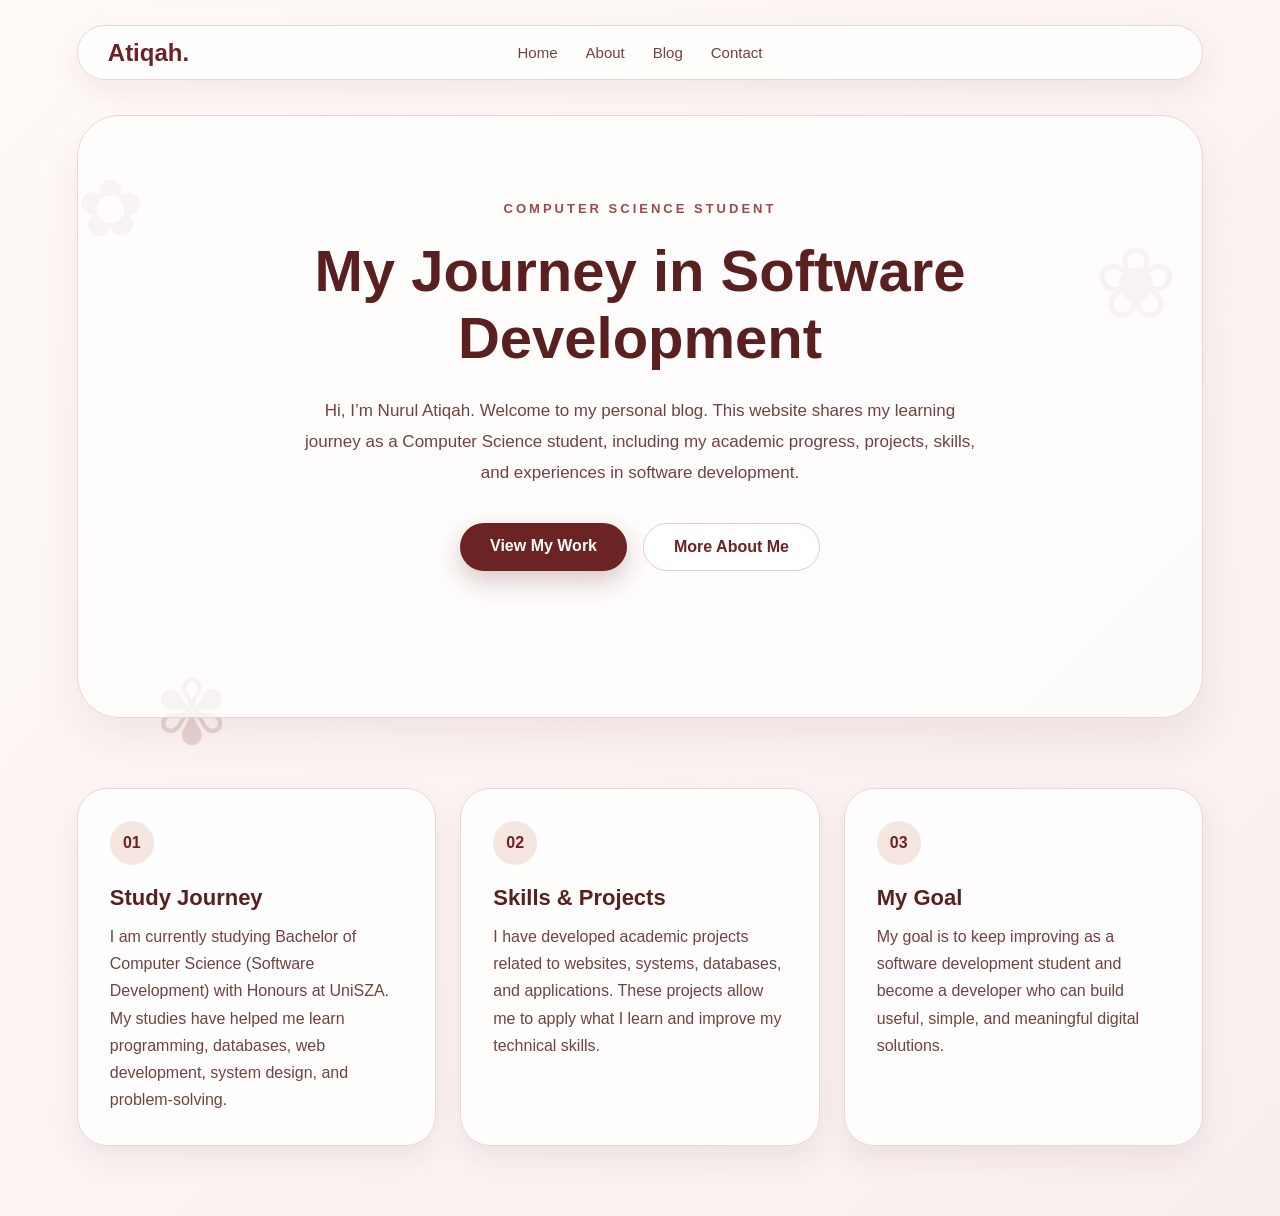
<file: index.html>
<!DOCTYPE html>
<html lang="en">
<head>
  <meta charset="UTF-8">
  <meta name="viewport" content="width=device-width, initial-scale=1.0">

  <title>Atiqah | Personal Blog</title>

  <link rel="stylesheet" href="css/style.css">
</head>

<body>

  <!-- FLOWER BACKGROUND -->

  <div class="flower flower-one">✿</div>
  <div class="flower flower-two">❀</div>
  <div class="flower flower-three">✾</div>

  <!-- NAVBAR -->

  <header class="navbar">

    <div class="logo">
      Atiqah.
    </div>

    <nav class="center-nav">

      <a href="index.html">Home</a>
      <a href="about.html">About</a>
      <a href="blog.html">Blog</a>
      <a href="contact.html">Contact</a>

    </nav>

  </header>
 
<!-- HERO SECTION -->

<section class="hero">

  <p class="subtitle">
    COMPUTER SCIENCE STUDENT
  </p>

  <h1>
    My Journey in Software Development
  </h1>

  <p class="description">

    Hi, I’m Nurul Atiqah. Welcome to my personal blog. This website shares my
    learning journey as a Computer Science student, including my academic progress,
    projects, skills, and experiences in software development.

  </p>

  <div class="buttons">

    <a href="blog.html" class="btn primary">
      View My Work
    </a>

    <a href="about.html" class="btn secondary">
      More About Me
    </a>

  </div>

</section>

<!-- CARDS -->

<section class="cards-section reveal">

  <div class="card">

    <span>01</span>

    <h3>Study Journey</h3>

    <p>
      I am currently studying Bachelor of Computer Science (Software Development)
      with Honours at UniSZA. My studies have helped me learn programming,
      databases, web development, system design, and problem-solving.
    </p>

  </div>

  <div class="card">

    <span>02</span>

    <h3>Skills & Projects</h3>

    <p>
      I have developed academic projects related to websites, systems, databases,
      and applications. These projects allow me to apply what I learn and improve
      my technical skills.
    </p>

  </div>

  <div class="card">

    <span>03</span>

    <h3>My Goal</h3>

    <p>
      My goal is to keep improving as a software development student and become
      a developer who can build useful, simple, and meaningful digital solutions.
    </p>

  </div>

</section>

  <script src="js/script.js"></script>

</body>
</html>
</file>
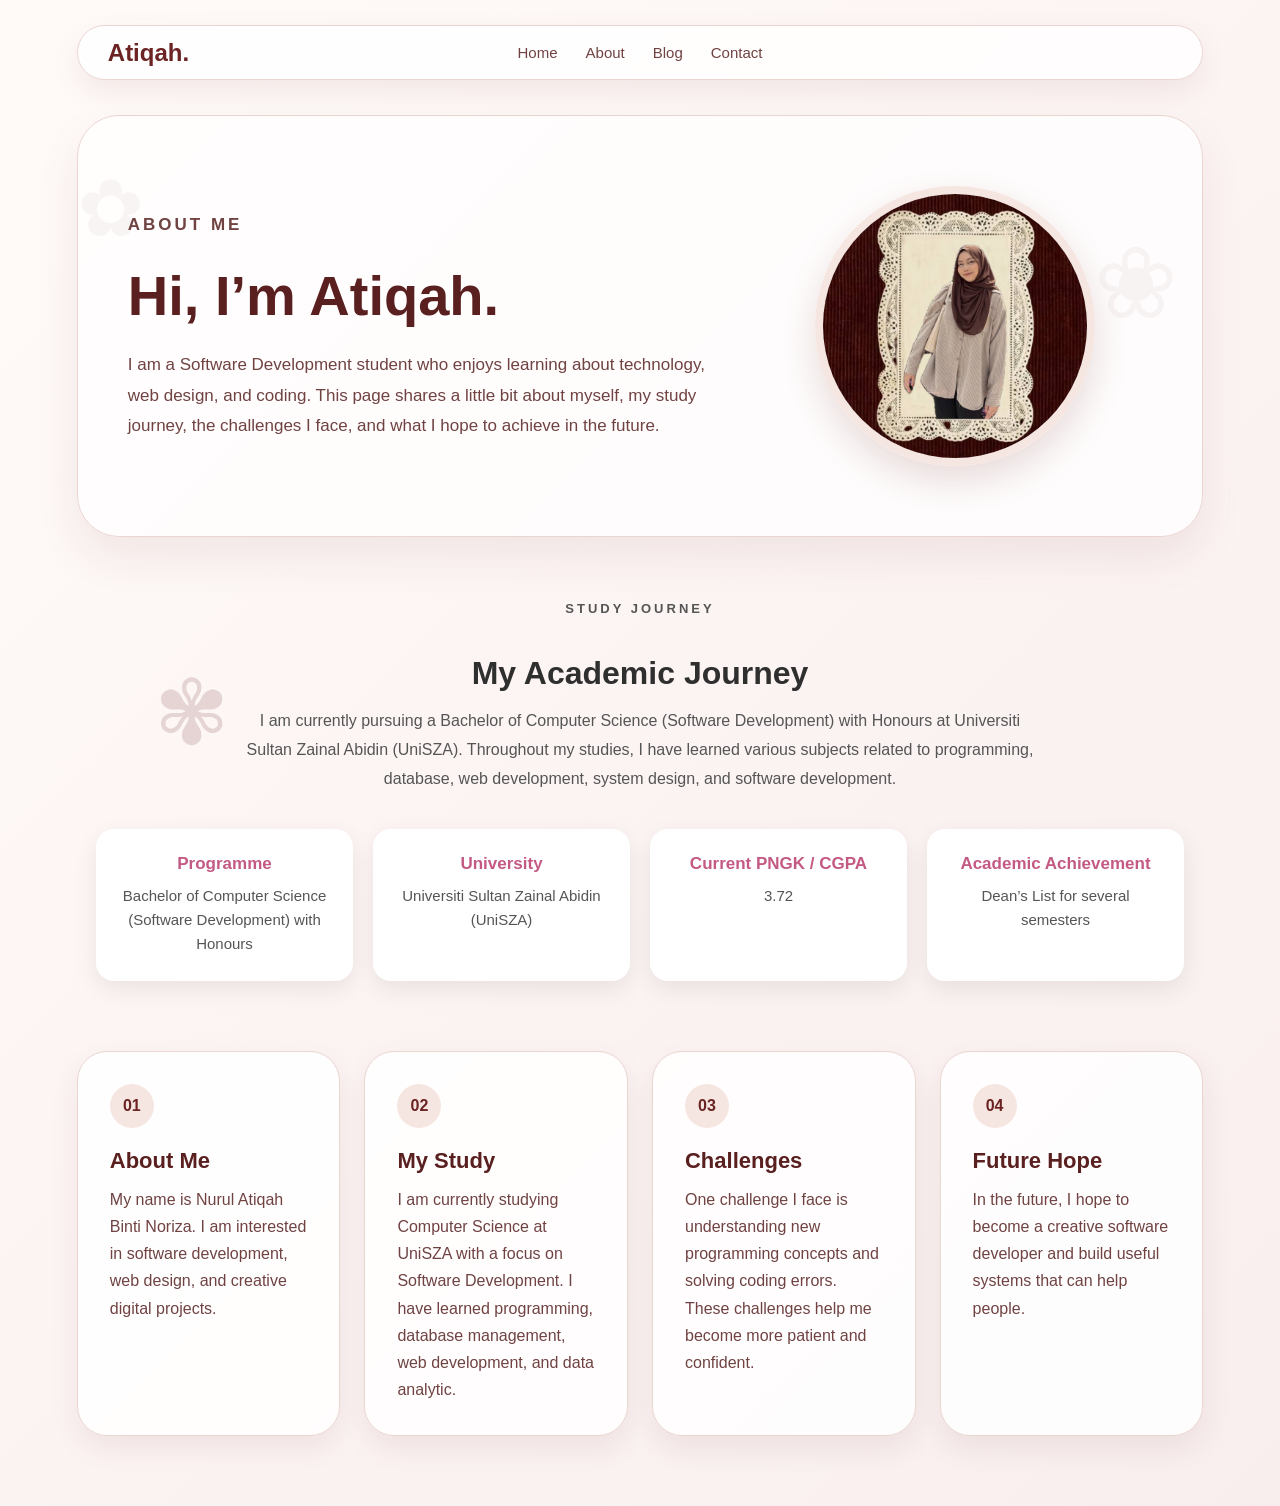
<file: about.html>
<!DOCTYPE html>
<html lang="en">
<head>
  <meta charset="UTF-8">
  <meta name="viewport" content="width=device-width, initial-scale=1.0">
  <title>About | Atiqah Personal Blog</title>

  <link rel="stylesheet" href="css/style.css">
</head>

<body>

  <!-- Flower decorations -->
  <div class="flower flower-one">✿</div>
  <div class="flower flower-two">❀</div>
  <div class="flower flower-three">✾</div>

  <!-- Navbar -->
  <header class="navbar">
    <div class="logo">Atiqah.</div>

    <nav>
      <a href="index.html">Home</a>
      <a href="about.html">About</a>
      <a href="blog.html">Blog</a>
      <a href="contact.html">Contact</a>
    </nav>
  </header>

  <!-- About Hero Section -->
  <section class="about-hero">
    <div class="about-text">
      <p class="subtitle">ABOUT ME</p>

      <h1>Hi, I’m Atiqah.</h1>

      <p>
        I am a Software Development student who enjoys learning about technology,
        web design, and coding. This page shares a little bit about myself, my study journey,
        the challenges I face, and what I hope to achieve in the future.
      </p>
    </div>

    <div class="about-image">
      <img src="images/ME.jpg" alt="Atiqah Profile Picture">
    </div>
  </section>

  <!-- Study Journey Section -->
  <section class="study-journey reveal">
    <p class="subtitle">STUDY JOURNEY</p>

    <h2>My Academic Journey</h2>

    <p>
      I am currently pursuing a Bachelor of Computer Science (Software Development) 
      with Honours at Universiti Sultan Zainal Abidin (UniSZA). Throughout my studies, 
      I have learned various subjects related to programming, database, web development, 
      system design, and software development.
    </p>

    <div class="journey-box">
      <div>
        <h3>Programme</h3>
        <p>Bachelor of Computer Science (Software Development) with Honours</p>
      </div>

      <div>
        <h3>University</h3>
        <p>Universiti Sultan Zainal Abidin (UniSZA)</p>
      </div>

      <div>
        <h3>Current PNGK / CGPA</h3>
        <p>3.72</p>
      </div>

      <div>
        <h3>Academic Achievement</h3>
        <p>Dean’s List for several semesters</p>
      </div>
    </div>
  </section>

  <!-- Cards Section -->
  <section class="cards-section reveal">

    <div class="card">
      <span>01</span>
      <h3>About Me</h3>
      <p>
        My name is Nurul Atiqah Binti Noriza. I am interested in software development,
        web design, and creative digital projects.
      </p>
    </div>

    <div class="card">
      <span>02</span>
      <h3>My Study</h3>
      <p>
        I am currently studying Computer Science at UniSZA with a focus on Software Development.
        I have learned programming, database management, web development, and data analytic.
      </p>
    </div>

    <div class="card">
      <span>03</span>
      <h3>Challenges</h3>
      <p>
        One challenge I face is understanding new programming concepts and solving coding errors.
        These challenges help me become more patient and confident.
      </p>
    </div>

    <div class="card">
      <span>04</span>
      <h3>Future Hope</h3>
      <p>
        In the future, I hope to become a creative software developer and build useful systems
        that can help people.
      </p>
    </div>

  </section>

  <script src="js/script.js"></script>
</body>
</html>
</file>
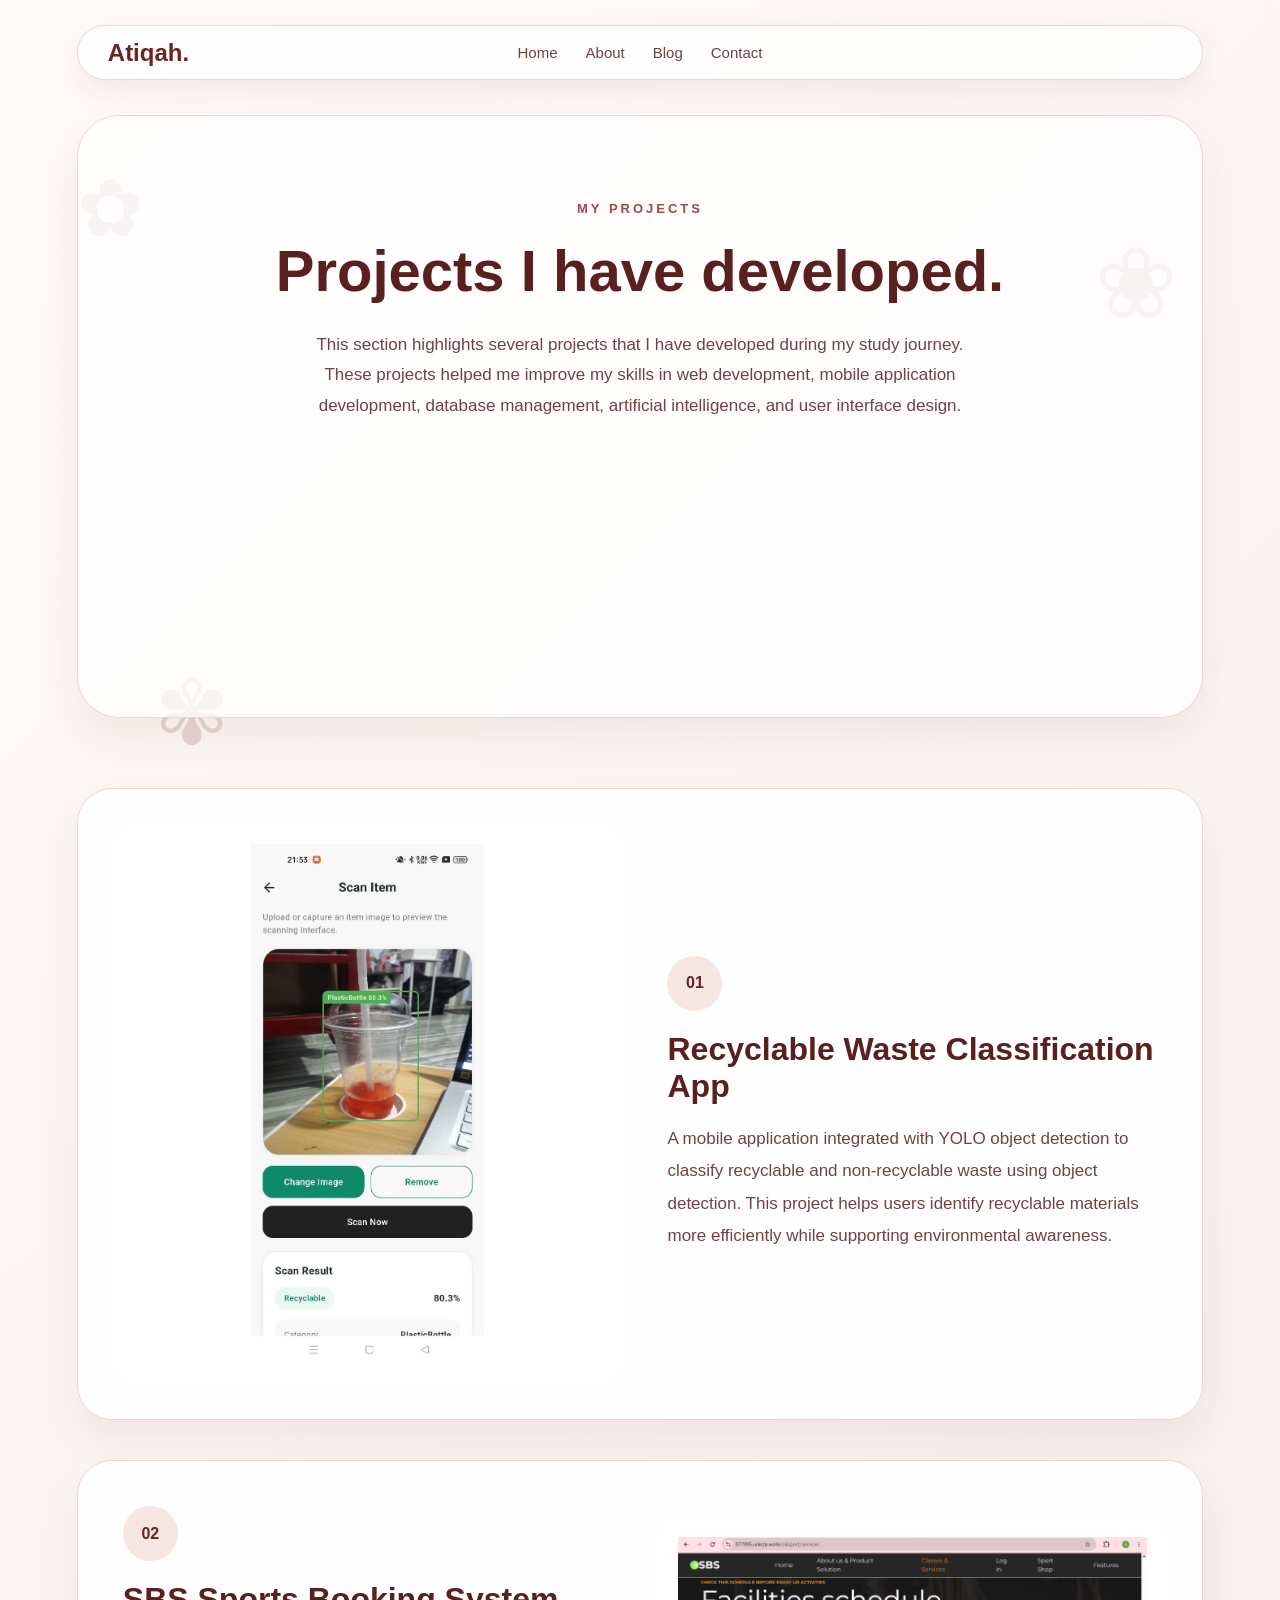
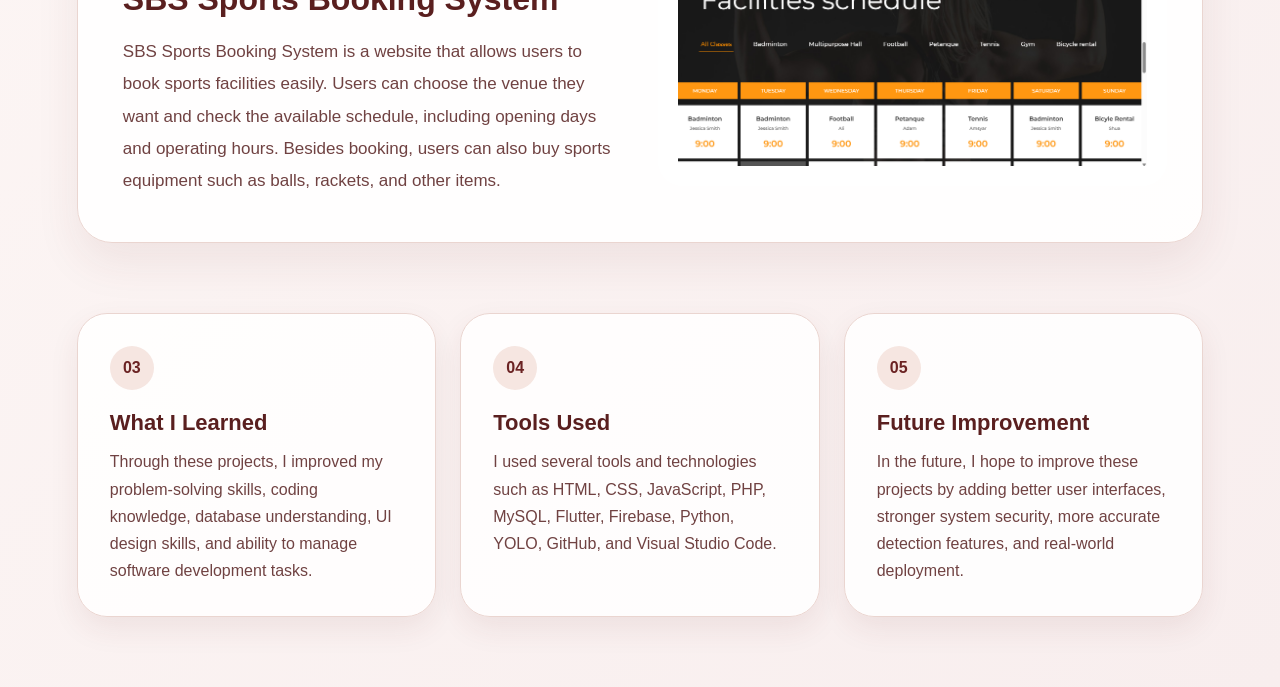
<file: blog.html>
<!DOCTYPE html>
<html lang="en">
<head>
  <meta charset="UTF-8">
  <meta name="viewport" content="width=device-width, initial-scale=1.0">
  <title>Blog | Atiqah Personal Blog</title>

  <link rel="stylesheet" href="css/style.css">
</head>

<body>

  <div class="flower flower-one">✿</div>
  <div class="flower flower-two">❀</div>
  <div class="flower flower-three">✾</div>

  <header class="navbar">
    <div class="logo">Atiqah.</div>

    <nav>
      <a href="index.html">Home</a>
      <a href="about.html">About</a>
      <a href="blog.html">Blog</a>
      <a href="contact.html">Contact</a>
    </nav>
  </header>

  <section class="hero">
    <p class="subtitle">MY PROJECTS</p>

    <h1>Projects I have developed.</h1>

    <p class="description">
      This section highlights several projects that I have developed during my study journey.
      These projects helped me improve my skills in web development, mobile application
      development, database management, artificial intelligence, and user interface design.
    </p>
  </section>

  <section class="project-section reveal">

    <div class="project-card">
      <div class="project-image">
        <img src="images/Recycle.jpg" alt="Recyclable Waste Classification App Interface">
      </div>

      <div class="project-content">
        <span>01</span>

        <h3>Recyclable Waste Classification App</h3>

        <p>
          A mobile application integrated with YOLO object detection to classify recyclable
          and non-recyclable waste using object detection. This project helps users identify
          recyclable materials more efficiently while supporting environmental awareness.
        </p>
      </div>
    </div>

    <div class="project-card">
      <div class="project-image">
        <img src="images/SBS.png" alt="SBS Sports Booking System Interface">
      </div>

      <div class="project-content">
        <span>02</span>

        <h3>SBS Sports Booking System</h3>

        <p>
          SBS Sports Booking System is a website that allows users to book sports facilities easily.
          Users can choose the venue they want and check the available schedule, including opening days
          and operating hours. Besides booking, users can also buy sports equipment such as balls,
          rackets, and other items.
        </p>
      </div>
    </div>

  </section>

  <section class="cards-section reveal">

    <div class="card">
      <span>03</span>
      <h3>What I Learned</h3>
      <p>
        Through these projects, I improved my problem-solving skills, coding knowledge,
        database understanding, UI design skills, and ability to manage software development tasks.
      </p>
    </div>

    <div class="card">
      <span>04</span>
      <h3>Tools Used</h3>
      <p>
        I used several tools and technologies such as HTML, CSS, JavaScript, PHP, MySQL,
        Flutter, Firebase, Python, YOLO, GitHub, and Visual Studio Code.
      </p>
    </div>

    <div class="card">
      <span>05</span>
      <h3>Future Improvement</h3>
      <p>
        In the future, I hope to improve these projects by adding better user interfaces,
        stronger system security, more accurate detection features, and real-world deployment.
      </p>
    </div>

  </section>
  

  <script src="js/script.js"></script>
</body>
</html>
</file>
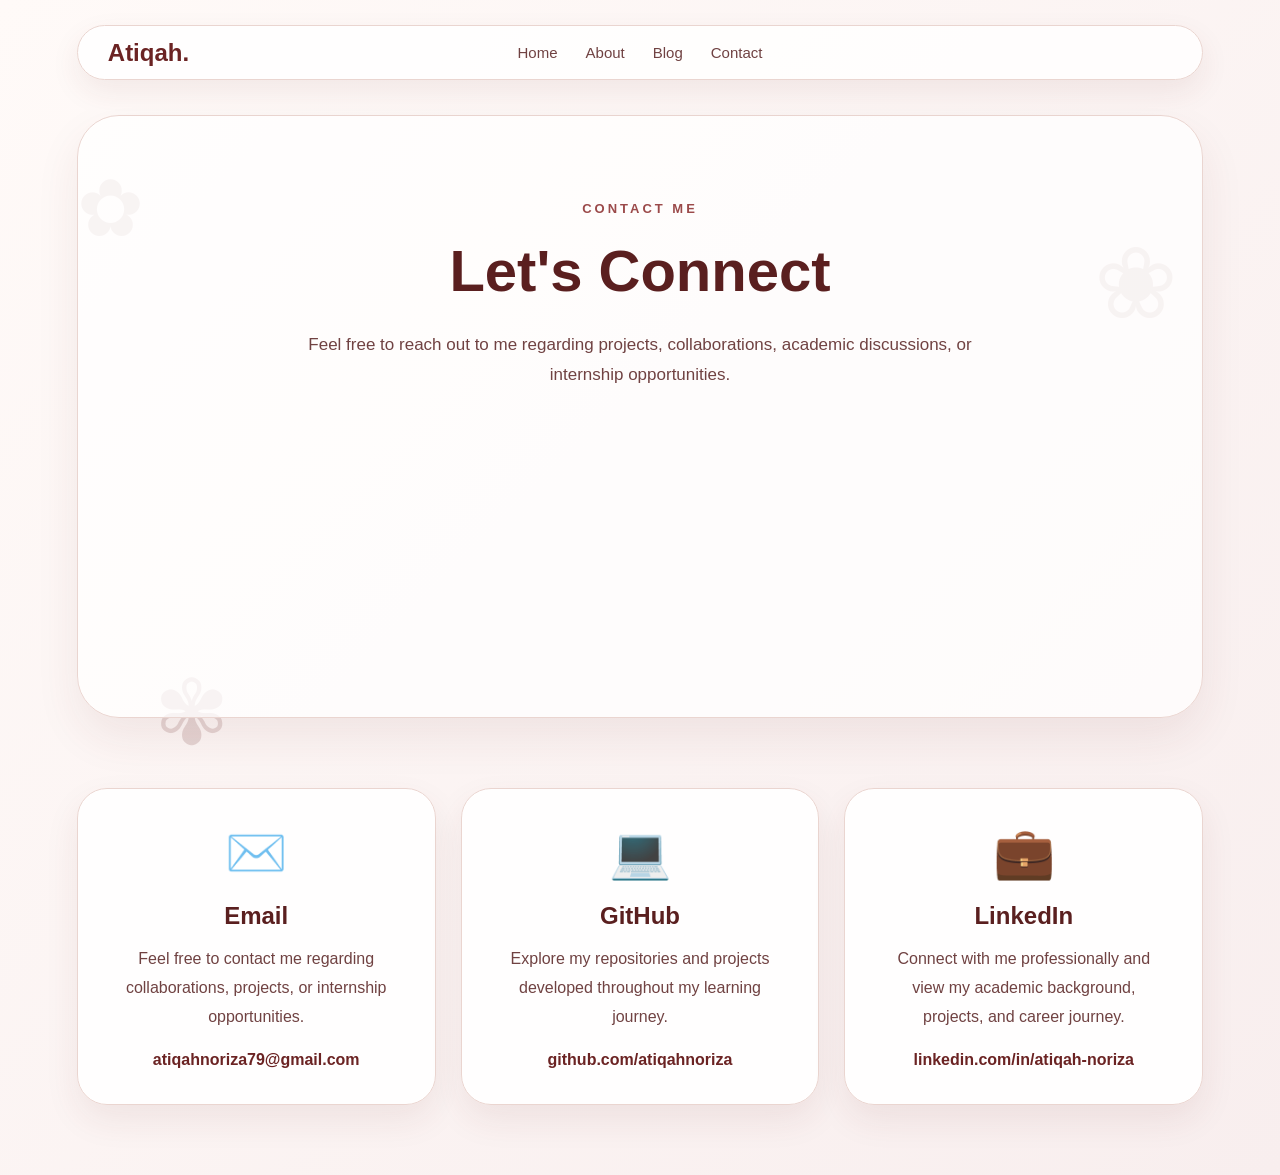
<file: contact.html>
<!DOCTYPE html>
<html lang="en">
<head>
  <meta charset="UTF-8">
  <meta name="viewport" content="width=device-width, initial-scale=1.0">
  <title>Contact | Atiqah Personal Blog</title>

  <link rel="stylesheet" href="css/style.css">
</head>

<body>

  <div class="flower flower-one">✿</div>
  <div class="flower flower-two">❀</div>
  <div class="flower flower-three">✾</div>

  <header class="navbar">

    <div class="logo">Atiqah.</div>

    <nav>
      <a href="index.html">Home</a>
      <a href="about.html">About</a>
      <a href="blog.html">Blog</a>
      <a href="contact.html">Contact</a>
    </nav>

  </header>

  <section class="hero">

    <p class="subtitle">CONTACT ME</p>

    <h1>Let's Connect</h1>

    <p class="description">
      Feel free to reach out to me regarding projects,
      collaborations, academic discussions, or internship opportunities.
    </p>

  </section>

  <section class="contact-section reveal">

    <div class="contact-card">

      <div class="contact-icon">✉️</div>

      <h3>Email</h3>

      <p>
        Feel free to contact me regarding collaborations,
        projects, or internship opportunities.
      </p>

      <a href="mailto:atiqahnoriza79@gmail.com">
        atiqahnoriza79@gmail.com
      </a>

    </div>

    <div class="contact-card">

      <div class="contact-icon">💻</div>

      <h3>GitHub</h3>

      <p>
        Explore my repositories and projects developed
        throughout my learning journey.
      </p>

      <a href="https://github.com/atiqahnoriza" target="_blank">
        github.com/atiqahnoriza
      </a>

    </div>

   <div class="contact-card">

  <div class="contact-icon">💼</div>

  <h3>LinkedIn</h3>

  <p>
    Connect with me professionally and view my academic background,
    projects, and career journey.
  </p>

  <a href="https://www.linkedin.com/in/atiqah-noriza" target="_blank">
    linkedin.com/in/atiqah-noriza
  </a>

</div>

  </section>

  <script src="js/script.js"></script>

</body>
</html>
</file>
<file: css/style.css>
*{
  margin:0;
  padding:0;
  box-sizing:border-box;
  font-family:"Segoe UI", Arial, sans-serif;
}

html{
  scroll-behavior:smooth;
}

body{
  min-height:100vh;
  background:linear-gradient(135deg, #fffaf8, #f8eeee);
  color:#3b2525;
  overflow-x:hidden;
  position:relative;
}

/* FLOWER BACKGROUND */

.flower{
  position:fixed;
  color:rgba(107,35,35,0.16);
  font-size:80px;
  z-index:-1;
  animation:flowerMove 7s ease-in-out infinite;
}

.flower-one{
  top:18%;
  left:6%;
}

.flower-two{
  top:25%;
  right:8%;
  font-size:100px;
  animation-delay:1s;
}

.flower-three{
  bottom:15%;
  left:12%;
  font-size:90px;
  animation-delay:2s;
}

/* NAVBAR */

.navbar{
  width:88%;
  margin:25px auto;
  padding:18px 28px;
  background:rgba(255,255,255,0.82);
  border:1px solid #ead5d0;
  border-radius:50px;
  display:flex;
  align-items:center;
  justify-content:center;
  position:relative;
  box-shadow:0 12px 30px rgba(107,35,35,0.08);
  animation:slideDown 0.9s ease;
}

.logo{
  position:absolute;
  left:30px;
  font-size:24px;
  font-weight:700;
  color:#6b2323;
}

.navbar nav{
  display:flex;
  gap:28px;
  justify-content:center;
}

.navbar nav a{
  text-decoration:none;
  color:#704242;
  font-size:15px;
  transition:0.3s;
}

.navbar nav a:hover{
  color:#9b4a4a;
}

/* HERO */

.hero{
  width:88%;
  min-height:67vh;
  margin:35px auto;
  padding:85px 40px;
  text-align:center;
  border-radius:42px;
  background:rgba(255,255,255,0.72);
  border:1px solid #ead5d0;
  box-shadow:0 20px 45px rgba(107,35,35,0.08);
  animation:fadeUp 1s ease;
}

.subtitle{
  color:#9b4a4a;
  font-size:13px;
  letter-spacing:3px;
  margin-bottom:22px;
  font-weight:600;
}

.hero h1{
  max-width:780px;
  margin:0 auto 25px;
  font-size:58px;
  line-height:1.15;
  color:#5a1f1f;
}

.description{
  max-width:680px;
  margin:0 auto 35px;
  color:#704242;
  font-size:17px;
  line-height:1.8;
}

/* BUTTON */

.buttons{
  display:flex;
  justify-content:center;
  gap:16px;
  flex-wrap:wrap;
}

.btn{
  padding:14px 30px;
  border-radius:40px;
  text-decoration:none;
  transition:0.3s;
  font-weight:600;
}

.primary{
  background:#6b2323;
  color:white;
  box-shadow:0 10px 24px rgba(107,35,35,0.25);
}

.secondary{
  background:white;
  color:#6b2323;
  border:1px solid #e6caca;
}

.btn:hover{
  transform:translateY(-6px);
}

/* CARDS */

.cards-section{
  width:88%;
  margin:70px auto;
  display:grid;
  grid-template-columns:repeat(auto-fit,minmax(240px,1fr));
  gap:24px;
}

.card{
  background:rgba(255,255,255,0.86);
  border:1px solid #ead5d0;
  border-radius:30px;
  padding:32px;
  box-shadow:0 12px 30px rgba(107,35,35,0.08);
  transition:0.3s;
}

.card:hover{
  transform:translateY(-10px);
}

.card span{
  width:44px;
  height:44px;
  background:#f6e6e1;
  color:#6b2323;
  border-radius:50%;
  display:flex;
  align-items:center;
  justify-content:center;
  font-weight:700;
  margin-bottom:20px;
}

.card h3{
  color:#5a1f1f;
  margin-bottom:12px;
  font-size:22px;
}

.card p{
  color:#704242;
  line-height:1.7;
}

/* PROJECT SECTION */

.project-section{
  width:88%;
  margin:70px auto;
  display:grid;
  grid-template-columns:1fr;
  gap:40px;
}

.project-card{
  display:grid;
  grid-template-columns:1fr 1fr;
  align-items:center;
  gap:35px;
  background:rgba(255,255,255,0.88);
  border:1px solid #ead5d0;
  border-radius:35px;
  padding:35px;
  box-shadow:0 20px 45px rgba(107,35,35,0.08);
  transition:0.4s ease;
}

.project-card:hover{
  transform:translateY(-10px);
  box-shadow:0 25px 55px rgba(107,35,35,0.14);
}

.project-image{
  display:flex;
  justify-content:center;
  align-items:center;
  background:white;
  padding:20px;
  border-radius:25px;
  overflow:hidden;
}

.project-image img{
  width:auto;
  max-width:100%;
  max-height:520px;
  height:auto;
  object-fit:contain;
  display:block;
  transition:0.6s ease;
}

.project-card:hover .project-image img{
  transform:scale(1.04);
}

.project-content{
  padding:10px;
}

.project-content span{
  width:55px;
  height:55px;
  background:#f6e6e1;
  color:#6b2323;
  border-radius:50%;
  display:flex;
  justify-content:center;
  align-items:center;
  font-weight:bold;
  margin-bottom:20px;
}

.project-content h3{
  color:#5a1f1f;
  font-size:32px;
  margin-bottom:18px;
}

.project-content p{
  color:#704242;
  line-height:1.9;
  font-size:17px;
}

/* alternate layout */
.project-card:nth-child(even){
  direction:rtl;
}

.project-card:nth-child(even) .project-content{
  direction:ltr;
}

/* CONTACT SECTION */

.contact-section{
  width:88%;
  margin:70px auto;
  display:grid;
  grid-template-columns:1fr 1.2fr;
  gap:30px;
}

.contact-info,
.contact-form{
  background:rgba(255,255,255,0.86);
  border:1px solid #ead5d0;
  border-radius:30px;
  padding:35px;
  box-shadow:0 12px 30px rgba(107,35,35,0.08);
}

.contact-info h3{
  color:#5a1f1f;
  font-size:26px;
  margin-bottom:20px;
}

.contact-info p{
  color:#704242;
  line-height:1.9;
}

.contact-form{
  display:flex;
  flex-direction:column;
  gap:16px;
}

.contact-form input,
.contact-form textarea{
  width:100%;
  padding:15px 18px;
  border:1px solid #ead5d0;
  border-radius:18px;
  outline:none;
  color:#704242;
  background:#fffaf8;
  font-size:15px;
}

.contact-form input:focus,
.contact-form textarea:focus{
  border-color:#6b2323;
}

.contact-form button{
  border:none;
  background:#6b2323;
  color:white;
  padding:15px 26px;
  border-radius:30px;
  cursor:pointer;
  font-weight:600;
  transition:0.3s;
}

.contact-form button:hover{
  transform:translateY(-5px);
  box-shadow:0 10px 24px rgba(107,35,35,0.25);
}

/* ABOUT PAGE */

.about-hero{
  width:88%;
  margin:35px auto;
  padding:70px 50px;
  display:grid;
  grid-template-columns:1.2fr 0.8fr;
  align-items:center;
  gap:40px;
  border-radius:42px;
  background:rgba(255,255,255,0.72);
  border:1px solid #ead5d0;
  box-shadow:0 20px 45px rgba(107,35,35,0.08);
  animation:fadeUp 1s ease;
}

.about-text h1{
  font-size:56px;
  color:#5a1f1f;
  margin-bottom:22px;
}

.about-text p{
  color:#704242;
  font-size:17px;
  line-height:1.8;
}

.about-image{
  display:flex;
  justify-content:center;
}

.about-image img{
  width:280px;
  height:280px;
  object-fit:cover;
  border-radius:50%;
  border:8px solid #f6e6e1;
  box-shadow:0 15px 35px rgba(107,35,35,0.15);
  animation:flowerMove 7s ease-in-out infinite;
}

/* FOOTER */

footer{
  text-align:center;
  padding:35px;
  color:#704242;
}

/* REVEAL ANIMATION */

.reveal{
  opacity:0;
  transform:translateY(35px);
  transition:0.9s ease;
}

.reveal.active{
  opacity:1;
  transform:translateY(0);
}

/* FALLING FLOWERS */

.falling-flower{
  position:fixed;
  top:-40px;
  color:rgba(107,35,35,0.35);
  pointer-events:none;
  z-index:999;
  animation:fallDown linear forwards;
}

/* ANIMATION */

@keyframes flowerMove{
  0%{
    transform:translateY(0) rotate(0deg);
  }

  50%{
    transform:translateY(-25px) rotate(10deg);
  }

  100%{
    transform:translateY(0) rotate(0deg);
  }
}

@keyframes fadeUp{
  from{
    opacity:0;
    transform:translateY(35px);
  }

  to{
    opacity:1;
    transform:translateY(0);
  }
}

@keyframes slideDown{
  from{
    opacity:0;
    transform:translateY(-30px);
  }

  to{
    opacity:1;
    transform:translateY(0);
  }
}

@keyframes fallDown{
  0%{
    transform:translateY(0) rotate(0deg);
    opacity:0;
  }

  10%{
    opacity:1;
  }

  100%{
    transform:translateY(110vh) rotate(360deg);
    opacity:0;
  }
}

/* RESPONSIVE */

@media(max-width:900px){

  .project-card{
    grid-template-columns:1fr;
    text-align:center;
  }

  .project-card:nth-child(even){
    direction:ltr;
  }

  .project-content span{
    margin:0 auto 20px;
  }

  .project-content h3{
    font-size:26px;
  }

  .project-content p{
    font-size:15px;
  }

  .project-image img{
    max-height:420px;
  }
}

@media(max-width:800px){

  .navbar{
    flex-direction:column;
    gap:15px;
    border-radius:28px;
  }

  .logo{
    position:static;
  }

  .navbar nav{
    flex-wrap:wrap;
    justify-content:center;
    gap:15px;
  }

  .hero{
    padding:60px 25px;
  }

  .hero h1{
    font-size:38px;
  }

  .description{
    font-size:16px;
  }

  .flower{
    font-size:45px;
  }

  .contact-section{
    grid-template-columns:1fr;
  }

  .about-hero{
    grid-template-columns:1fr;
    text-align:center;
    padding:55px 25px;
  }

  .about-text h1{
    font-size:38px;
  }

  .about-image img{
    width:220px;
    height:220px;
  }
}
/* ========================= */
/* CONTACT SECTION */
/* ========================= */

.contact-section{
  width:88%;
  margin:70px auto;
  display:grid;
  grid-template-columns:repeat(auto-fit,minmax(280px,1fr));
  gap:25px;
}

.contact-card{
  background:rgba(255,255,255,0.90);
  border:1px solid #ead5d0;
  border-radius:30px;
  padding:35px;
  text-align:center;
  transition:0.4s ease;
  box-shadow:0 15px 35px rgba(107,35,35,0.08);
}

.contact-card:hover{
  transform:translateY(-10px);
  box-shadow:0 25px 45px rgba(107,35,35,0.15);
}

.contact-icon{
  font-size:50px;
  margin-bottom:20px;
}

.contact-card h3{
  color:#5a1f1f;
  margin-bottom:15px;
  font-size:24px;
}

.contact-card p{
  color:#704242;
  line-height:1.8;
  margin-bottom:20px;
}

.contact-card a{
  color:#6b2323;
  text-decoration:none;
  font-weight:600;
  transition:0.3s;
}

.contact-card a:hover{
  color:#9b4a4a;
}
.study-journey {
  width: 85%;
  margin: 60px auto;
  text-align: center;
}

.study-journey h2 {
  font-size: 32px;
  margin-bottom: 15px;
  color: #2f2f2f;
}

.study-journey > p {
  max-width: 800px;
  margin: 0 auto 35px;
  line-height: 1.8;
  color: #555;
}

.journey-box {
  display: grid;
  grid-template-columns: repeat(4, 1fr);
  gap: 20px;
  margin-top: 30px;
}

.journey-box div {
  background: #fff;
  padding: 25px 20px;
  border-radius: 18px;
  box-shadow: 0 8px 25px rgba(0, 0, 0, 0.08);
  transition: 0.3s ease;
}

.journey-box div:hover {
  transform: translateY(-8px);
}

.journey-box h3 {
  font-size: 17px;
  margin-bottom: 10px;
  color: #c45a84;
}

.journey-box p {
  font-size: 15px;
  color: #555;
  line-height: 1.6;
}

@media (max-width: 900px) {
  .journey-box {
    grid-template-columns: repeat(2, 1fr);
  }
}

@media (max-width: 600px) {
  .journey-box {
    grid-template-columns: 1fr;
  }
}
</file>
